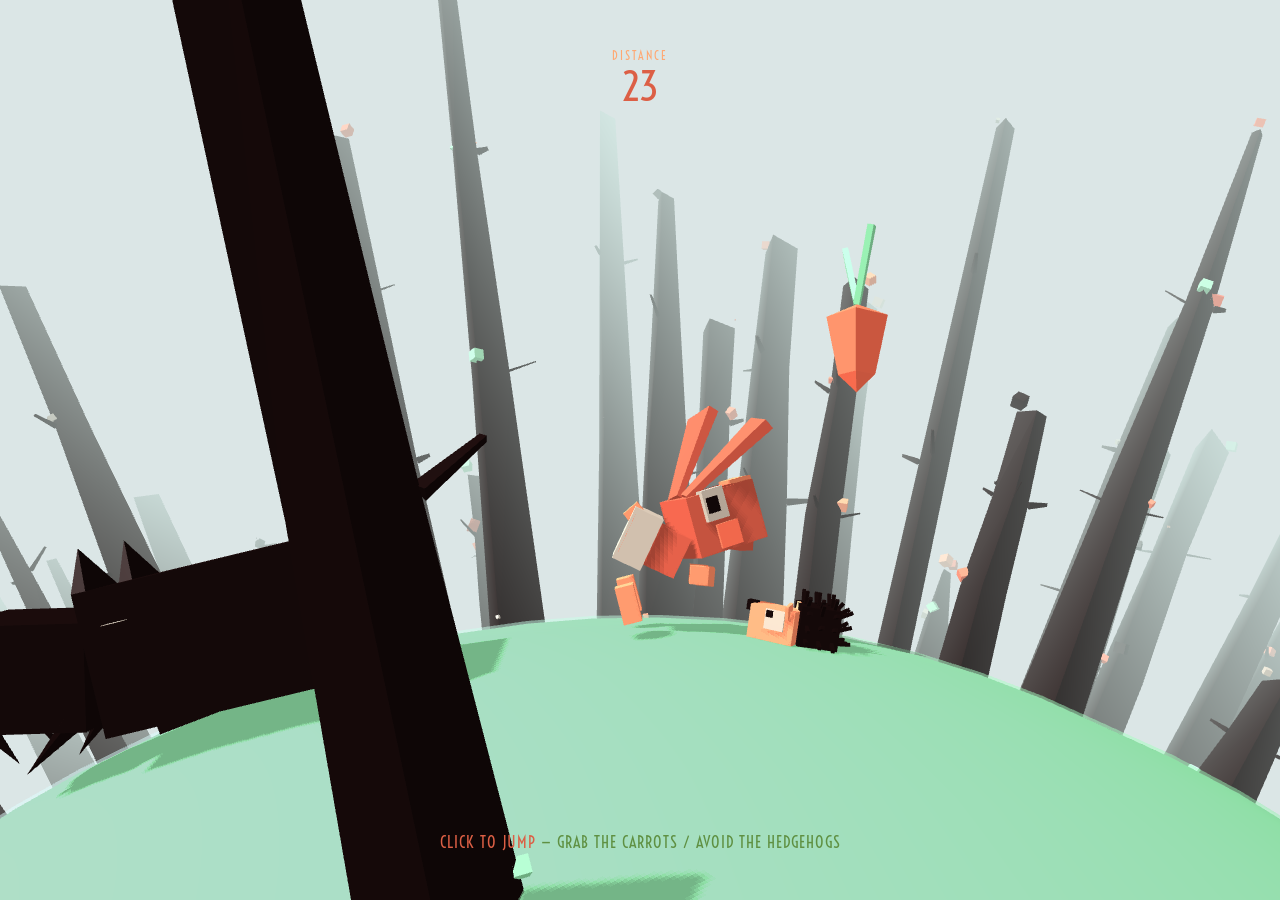
<file: The-frantic-run-of-the-valorous-rabbit/index.html>
<!DOCTYPE html>
<html >
<head>
<meta charset="UTF-8">
<title>The frantic run of the valorous rabbit</title>
<link rel="stylesheet" href="css/reset.min.css">
<link rel="stylesheet" href="css/style.css">
</head>

<body>

<div id="world" />
<div id="gameoverInstructions"> Game Over </div>
<div id="dist">
  <div class="label">distance</div>
  <div id="distValue">000</div>
</div>
<div id="instructions">Click to jump<span class="lightInstructions"> — Grab the carrots / avoid the hedgehogs</span></div>

<script src='js/three.js'></script> 
<script src='js/TweenMax.min.js'></script> 
<script src='js/OrbitControls.js'></script> 
<script src="js/index.js"></script>

</body>
</html>
</file>
<file: The-frantic-run-of-the-valorous-rabbit/css/style.css>
@import url("https://fonts.googleapis.com/css?family=Voltaire");
#world {
  position: absolute;
  width: 100%;
  height: 100%;
  background-color: #dbe6e6;
  overflow: hidden;
}

#gameoverInstructions {
  position: absolute;
  font-family: 'Voltaire', sans-serif;
  font-weight: bold;
  text-transform: uppercase;
  font-size: 120px;
  text-align: center;
  color: #ffc5a2;
  opacity: 0;
  left: 50%;
  top: 50%;
  width: 100%;
  -webkit-transform: translate(-50%, -100%);
          transform: translate(-50%, -100%);
  -webkit-user-select: none;
     -moz-user-select: none;
      -ms-user-select: none;
          user-select: none;
  -webkit-transition: all 500ms ease-in-out;
  transition: all 500ms ease-in-out;
}
#gameoverInstructions.show {
  opacity: 1;
  -webkit-transform: translate(-50%, -50%);
          transform: translate(-50%, -50%);
  -webkit-transition: all 500ms ease-in-out;
  transition: all 500ms ease-in-out;
}

#dist {
  position: absolute;
  left: 50%;
  top: 50px;
  -webkit-transform: translate(-50%, 0%);
          transform: translate(-50%, 0%);
  -webkit-user-select: none;
     -moz-user-select: none;
      -ms-user-select: none;
          user-select: none;
}

.label {
  position: relative;
  font-family: 'Voltaire', sans-serif;
  text-transform: uppercase;
  color: #ffa873;
  font-size: 12px;
  letter-spacing: 2px;
  text-align: center;
  margin-bottom: 5px;
}

#distValue {
  position: relative;
  text-transform: uppercase;
  color: #dc5f45;
  font-size: 40px;
  font-family: 'Voltaire';
  text-align: center;
}

#credits {
  position: absolute;
  width: 100%;
  margin: auto;
  bottom: 0;
  margin-bottom: 20px;
  font-family: 'Voltaire', sans-serif;
  color: #544027;
  font-size: 12px;
  letter-spacing: 0.5px;
  text-transform: uppercase;
  text-align: center;
  -webkit-user-select: none;
     -moz-user-select: none;
      -ms-user-select: none;
          user-select: none;
}

#credits a {
  color: #544027;
}

#credits a:hover {
  color: #dc5f45;
}

#instructions {
  position: absolute;
  width: 100%;
  bottom: 0;
  margin: auto;
  margin-bottom: 50px;
  font-family: 'Voltaire', sans-serif;
  color: #dc5f45;
  font-size: 16px;
  letter-spacing: 1px;
  text-transform: uppercase;
  text-align: center;
  -webkit-user-select: none;
     -moz-user-select: none;
      -ms-user-select: none;
          user-select: none;
}

.lightInstructions {
  color: #5f9042;
}
</file>
